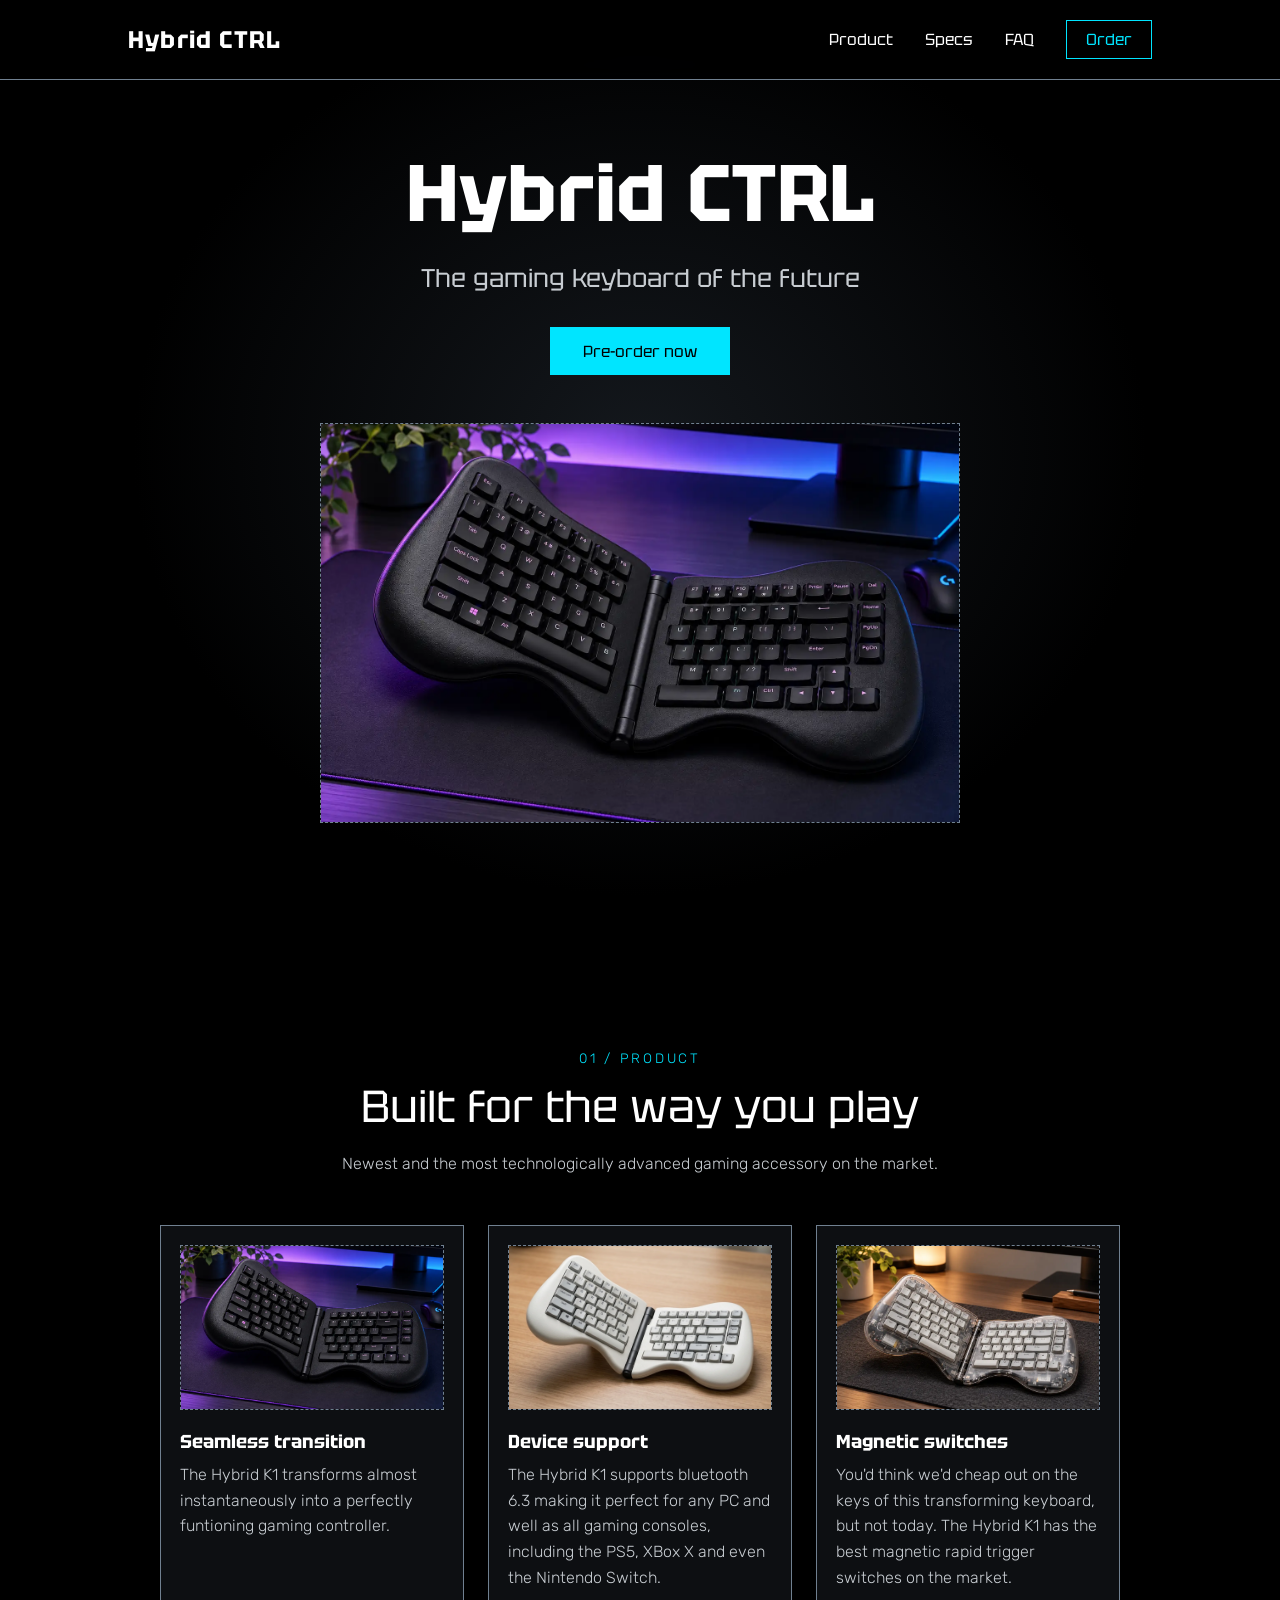
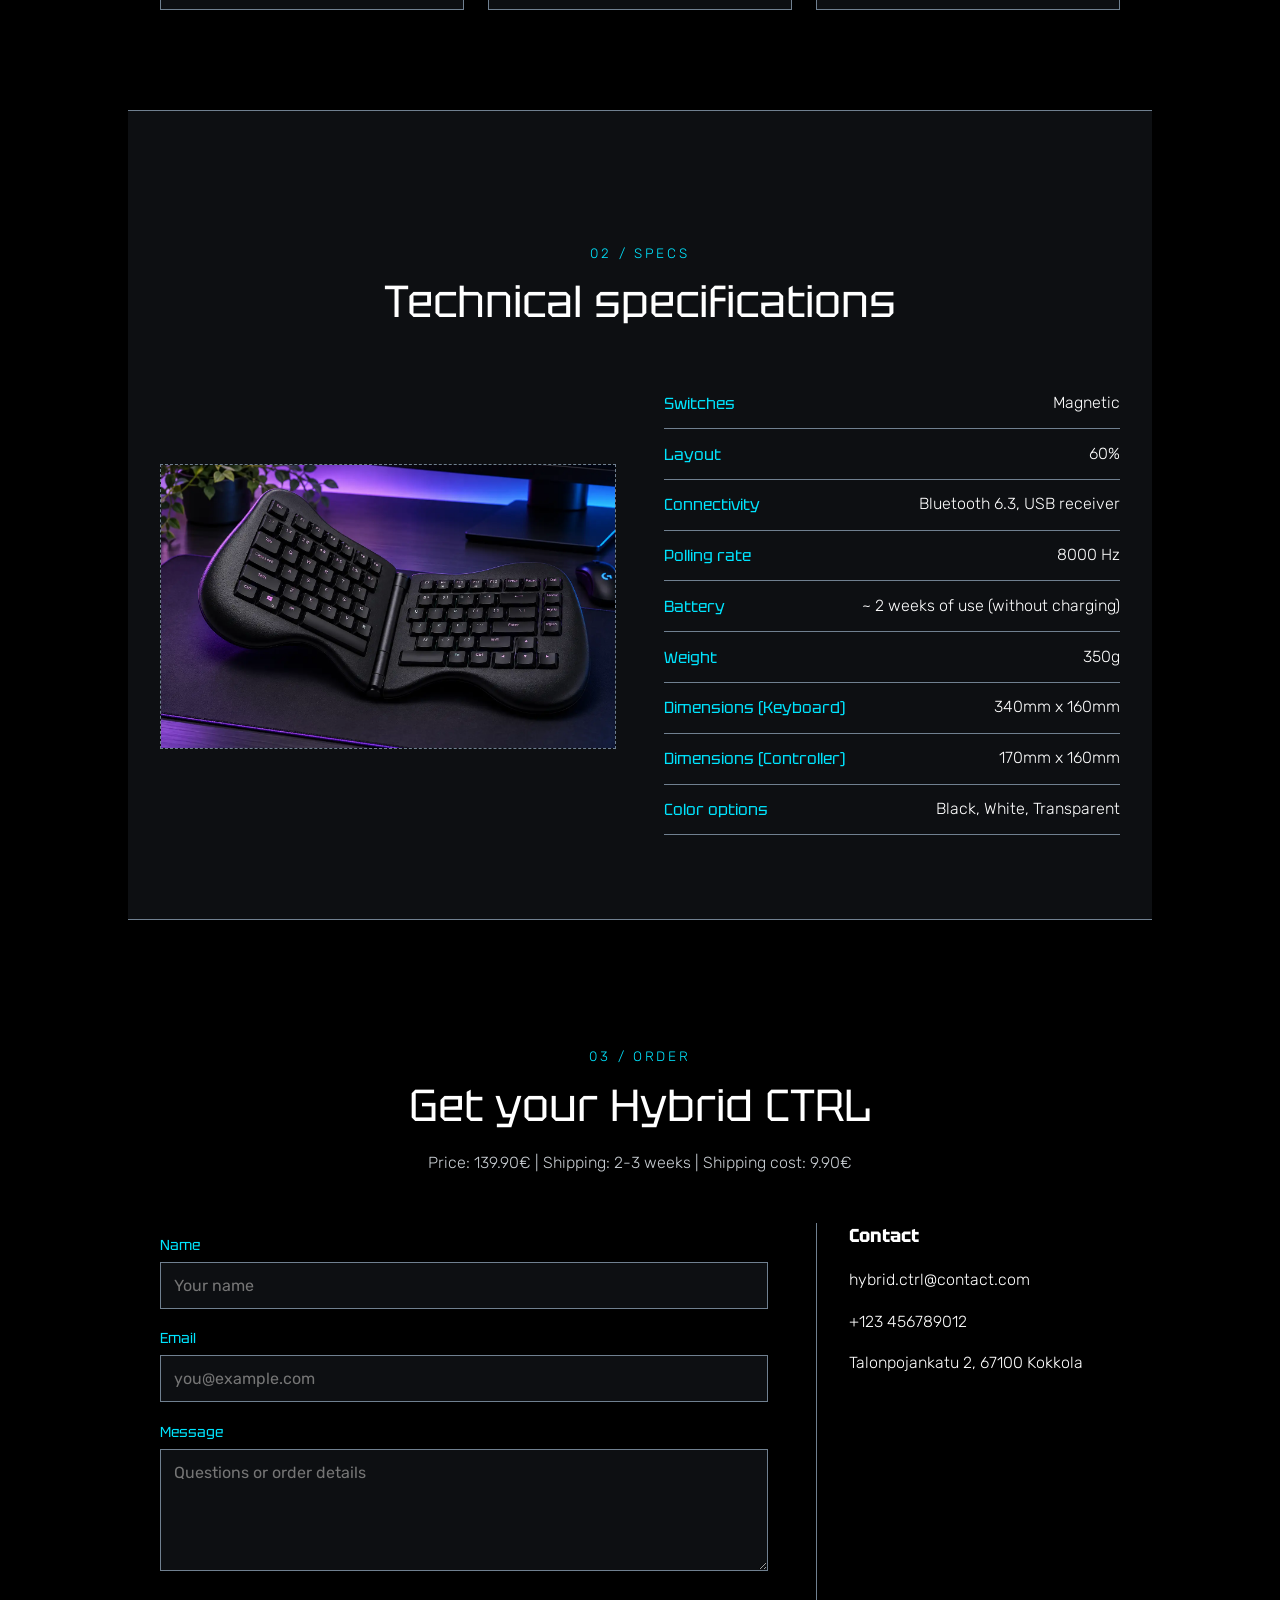
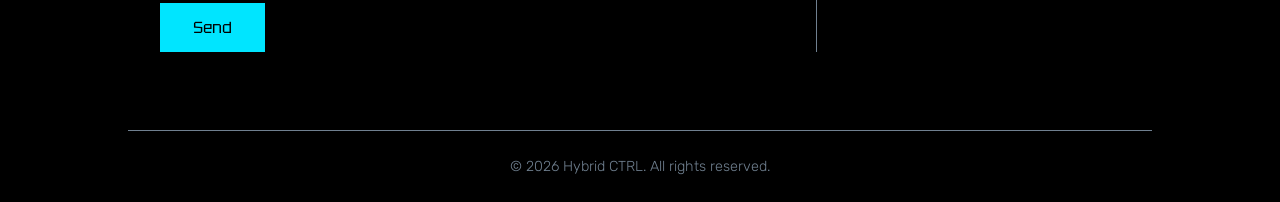
<file: index.html>
<!DOCTYPE html>
<html lang="en">
    <head>
        <meta charset="UTF-8">
        <meta name="viewport" content="width=device-width, initial-scale=1">
        <title>Hybrid CTRL</title>
        <link rel="stylesheet" href="styles.css">
        <link rel="preconnect" href="https://fonts.googleapis.com">
        <link rel="preconnect" href="https://fonts.gstatic.com" crossorigin>
        <link href="https://fonts.googleapis.com/css2?family=Rubik:ital,wght@0,300..900;1,300..900&family=Tektur:wght@400..900&display=swap" rel="stylesheet">
    </head>
    <body>
        <header>
            <a class="logo" href="#home">Hybrid CTRL</a>
            <nav>
                <a href="#info">Product</a>
                <a href="#specs">Specs</a>
                <a href="faq.html">FAQ</a>
                <a href="#order" class="nav-cta">Order</a>
            </nav>
        </header>

        <main>
            <section id="home"> <!--Title and frontpage section-->
                <div class="hero">
                    <h1>Hybrid CTRL</h1>
                    <h2>The gaming keyboard of the future</h2>
                    <a class="button" href="#order">Pre-order now</a>
                    <div class="img-frame hero-img">
                        <img src="images/hybridctrl.webp" alt="Hybrid CTRL keyboard">
                    </div>
                </div>
            </section>

            <section id="info"> <!--Product info section-->
                <div class="content">
                    <p class="eyebrow">01 / Product</p>
                    <h2>Built for the way you play</h2>
                    <p class="lead">Newest and the most technologically advanced gaming accessory on the market.</p>

                    <div class="cards">
                        <article class="card">
                            <div class="img-frame">
                                <img src="images/hybridctrl.webp" alt="Feature 1">
                            </div>
                            <h3>Seamless transition</h3>
                            <p>The Hybrid K1 transforms almost instantaneously into a perfectly funtioning gaming controller.</p>
                        </article>
                        <article class="card">
                            <div class="img-frame">
                                <img src="images/white_ctrl.webp" alt="Feature 2">
                            </div>
                            <h3>Device support</h3>
                            <p>The Hybrid K1 supports bluetooth 6.3 making it perfect for any PC and well as all gaming consoles, including the PS5, XBox X and even the Nintendo Switch.</p>
                        </article>
                        <article class="card">
                            <div class="img-frame">
                                <img src="images/trans_ctrl.webp" alt="Feature 3">
                            </div>
                            <h3>Magnetic switches</h3>
                            <p>You'd think we'd cheap out on the keys of this transforming keyboard, but not today. The Hybrid K1 has the best magnetic rapid trigger switches on the market. </p>
                        </article>
                    </div>
                </div>
            </section>

            <section id="specs"> <!--Specs section-->
                <div class="content">
                    <p class="eyebrow">02 / Specs</p>
                    <h2>Technical specifications</h2>

                    <div class="specs-layout">
                        <div class="img-frame">
                            <img src="images/hybridctrl.webp" alt="Keyboard top view">
                        </div>
                        <dl class="spec-list">
                            <div><dt>Switches</dt><dd>Magnetic</dd></div>
                            <div><dt>Layout</dt><dd>60%</dd></div>
                            <div><dt>Connectivity</dt><dd>Bluetooth 6.3, USB receiver</dd></div>
                            <div><dt>Polling rate</dt><dd>8000 Hz</dd></div>
                            <div><dt>Battery</dt><dd>~ 2 weeks of use (without charging)</dd></div>
                            <div><dt>Weight</dt><dd>350g</dd></div>
                            <div><dt>Dimensions (Keyboard)</dt><dd>340mm x 160mm</dd></div>
                            <div><dt>Dimensions (Controller)</dt><dd>170mm x 160mm</dd></div>
                            <div><dt>Color options</dt><dd>Black, White, Transparent</dd></div>
                        </dl>
                    </div>
                </div>
            </section>

            <section id="order"> <!--Contact / order section-->
                <div class="content">
                    <p class="eyebrow">03 / Order</p>
                    <h2>Get your Hybrid CTRL</h2>
                    <p class="lead">Price: 139.90€ | Shipping: 2-3 weeks | Shipping cost: 9.90€</p>

                    <div class="order-layout">
                        <form action="#" method="post">
                            <label for="name">Name</label>
                            <input type="text" id="name" name="name" placeholder="Your name">

                            <label for="email">Email</label>
                            <input type="email" id="email" name="email" placeholder="you@example.com">

                            <label for="message">Message</label>
                            <textarea id="message" name="message" rows="5" placeholder="Questions or order details"></textarea>

                            <button type="submit" class="button">Send</button>
                        </form>

                        <div class="contact-info">
                            <h3>Contact</h3>
                            <p>hybrid.ctrl@contact.com</p>
                            <p>+123 456789012</p>
                            <p>Talonpojankatu 2, 67100 Kokkola</p>
                        </div>
                    </div>
                </div>
            </section>
        </main>

        <footer>
            <p>&copy; 2026 Hybrid CTRL. All rights reserved.</p>
        </footer>
    </body>
</html>
</file>
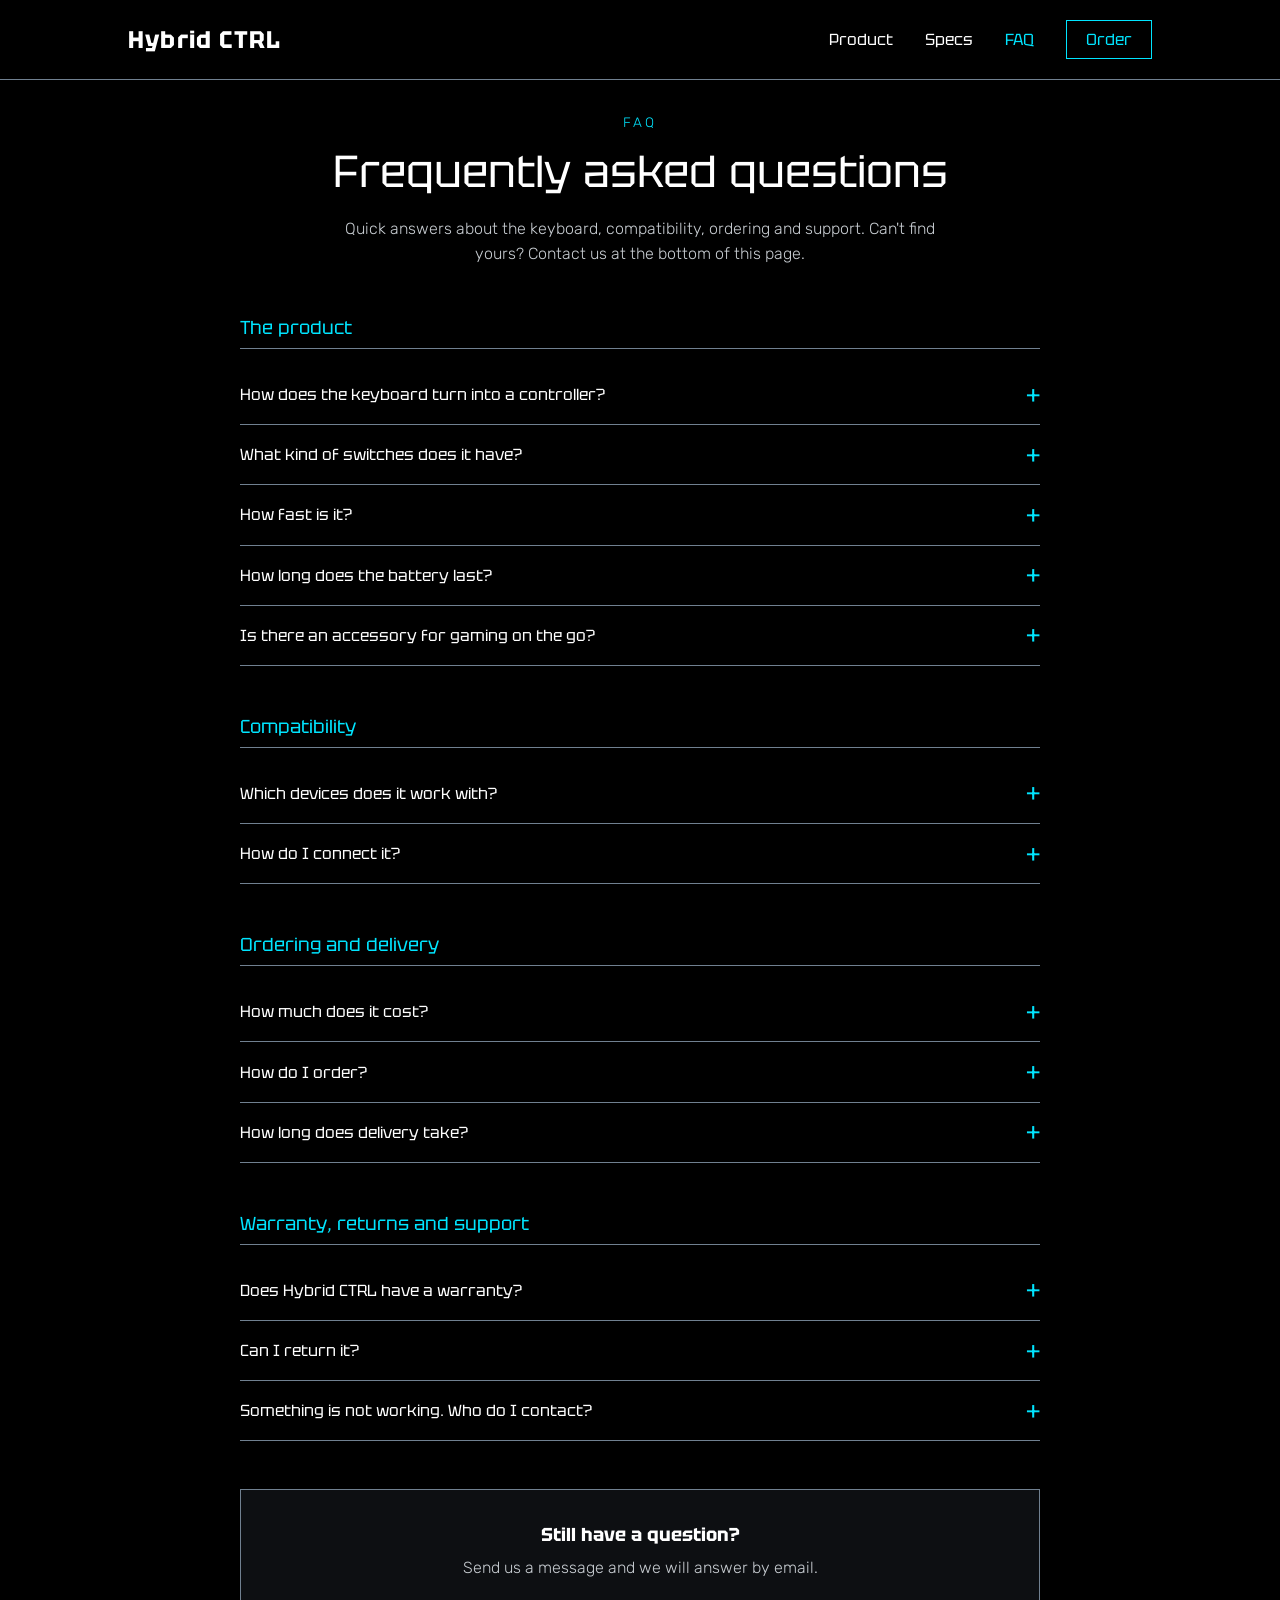
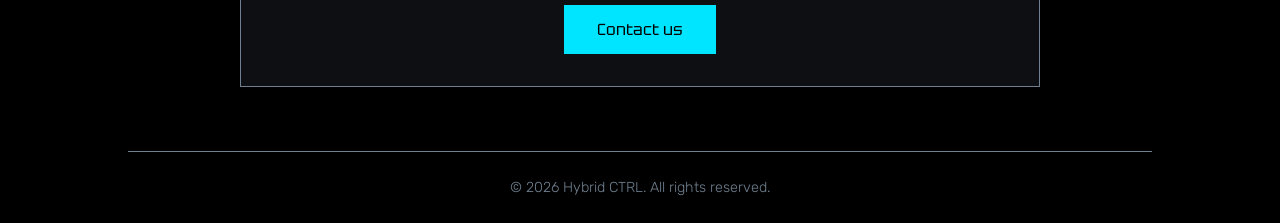
<file: faq.html>
<!DOCTYPE html>
<html lang="en">
    <head>
        <meta charset="UTF-8">
        <meta name="viewport" content="width=device-width, initial-scale=1">
        <title>FAQ | Hybrid CTRL</title>
        <link rel="stylesheet" href="styles.css">
        <link rel="preconnect" href="https://fonts.googleapis.com">
        <link rel="preconnect" href="https://fonts.gstatic.com" crossorigin>
        <link href="https://fonts.googleapis.com/css2?family=Rubik:ital,wght@0,300..900;1,300..900&family=Tektur:wght@400..900&display=swap" rel="stylesheet">
    </head>
    <body>
        <header>
            <a class="logo" href="index.html#home">Hybrid CTRL</a>
            <nav>
                <a href="index.html#info">Product</a>
                <a href="index.html#specs">Specs</a>
                <a href="faq.html" aria-current="page">FAQ</a>
                <a href="index.html#order" class="nav-cta">Order</a>
            </nav>
        </header>

        <main>
            <section id="faq">
                <div class="content">
                    <p class="eyebrow">FAQ</p>
                    <h2>Frequently asked questions</h2>
                    <p class="lead">Quick answers about the keyboard, compatibility, ordering and support. Can't find yours? Contact us at the bottom of this page.</p>

                    <div class="faq-groups">

                        <div class="faq-group">
                            <h3>The product</h3>

                            <details>
                                <summary>How does the keyboard turn into a controller?</summary>
                                <p>Hybrid CTRL transforms almost instantly from a 60% keyboard (340 mm x 160 mm) into a controller (170 mm x 160 mm). You can switch between the two as often as you like, even in the middle of a gaming session.</p>
                            </details>

                            <details>
                                <summary>What kind of switches does it have?</summary>
                                <p>Magnetic rapid trigger switches. They register keypresses quickly and precisely, and they are built to survive the constant switching between keyboard and controller mode.</p>
                            </details>

                            <details>
                                <summary>How fast is it?</summary>
                                <p>The polling rate is 8000 Hz, so your inputs reach the game with minimal delay.</p>
                            </details>

                            <details>
                                <summary>How long does the battery last?</summary>
                                <p>About 2 weeks of normal use without charging.</p>
                            </details>

                            <details>
                                <summary>Is there an accessory for gaming on the go?</summary>
                                <p>We are planning an optional display and an extra battery for mobile gaming. They are not available to order yet. Send us a message and we will let you know when they are.</p>
                            </details>
                        </div>

                        <div class="faq-group">
                            <h3>Compatibility</h3>

                            <details>
                                <summary>Which devices does it work with?</summary>
                                <p>PC and all major gaming consoles, including PS5, Xbox Series X and Nintendo Switch.</p>
                            </details>

                            <details>
                                <summary>How do I connect it?</summary>
                                <p>Hybrid CTRL supports Bluetooth 6.3 and also comes with a USB receiver, so you can pick whichever works best for your device.</p>
                            </details>
                        </div>

                        <div class="faq-group">
                            <h3>Ordering and delivery</h3>

                            <details>
                                <summary>How much does it cost?</summary>
                                <p>The price is 139.90 €. Shipping costs 9.90 €.</p>
                            </details>

                            <details>
                                <summary>How do I order?</summary>
                                <p>Fill in the form in the <a class="text-link" href="index.html#order">order section</a> with your name, email and order details. We will get back to you by email.</p>
                            </details>

                            <details>
                                <summary>How long does delivery take?</summary>
                                <p>Delivery takes 2-3 weeks.</p>
                            </details>
                        </div>

                        <div class="faq-group">
                            <h3>Warranty, returns and support</h3>

                            <details>
                                <summary>Does Hybrid CTRL have a warranty?</summary>
                                <p>Yes. Hybrid CTRL has a 2-year warranty that covers manufacturing defects. Normal wear and damage caused by misuse are not covered.</p>
                            </details>

                            <details>
                                <summary>Can I return it?</summary>
                                <p>You can return an unused product within 14 days of receiving it for a refund. Contact us first and we will give you return instructions.</p>
                            </details>

                            <details>
                                <summary>Something is not working. Who do I contact?</summary>
                                <p>Email us at hybrid.ctrl@contact.com or call +123 456789012. Describe the problem and which device you use, and we will help you as quickly as we can.</p>
                            </details>
                        </div>

                    </div>

                    <div class="faq-cta">
                        <h3>Still have a question?</h3>
                        <p>Send us a message and we will answer by email.</p>
                        <a class="button" href="index.html#order">Contact us</a>
                    </div>
                </div>
            </section>
        </main>

        <footer>
            <p>&copy; 2026 Hybrid CTRL. All rights reserved.</p>
        </footer>
    </body>
</html>
</file>
<file: styles.css>
:root {
    --primary: black;
    --accent: slategrey;
    --text: white;
    --highlight: #00e5ff;
    --surface: #0d0f12;
}

* {
    box-sizing: border-box;
}

html {
    font-family: "Tektur", sans-serif;
    scroll-behavior: smooth;
}

body {
    padding: 0 10vw;
    display: block;
    align-items: center;
    text-align: center;
    margin: 0;

    background: var(--primary);
    color: var(--text);
}

h1 span, h2 span, h3 span, h4 span, h5 span, p span {
    color: var(--decoration);
}

h1 {
    font-size: 5rem;
    margin: 1rem;
}

h2 {
    font-weight: 400;
}

p {
    font-family: "Rubik", sans-serif;
    font-weight: 300;
    line-height: 1.6;
}

a {
    color: inherit;
    text-decoration: none;
}

/* ---------- Header ---------- */

header {
    display: flex;
    justify-content: space-between;
    align-items: center;
    position: fixed;
    left: 0;
    top: 0;
    z-index: 10;


    border-bottom: 1px solid var(--accent);
    background: rgba(0, 0, 0, 0.75);
    backdrop-filter: blur(10px);

    height: 5rem;
    width: 100%;
    padding: 0 10vw;
}

.logo {
    font-size: 1.5rem;
    font-weight: 700;
    letter-spacing: 0.05em;
}

nav {
    display: flex;
    align-items: center;
    gap: 2rem;
}

nav a {
    transition: color 0.2s;
}

nav a:hover {
    color: var(--highlight);
}

.nav-cta {
    border: 1px solid var(--highlight);
    color: var(--highlight);
    padding: 0.5rem 1.2rem;
}

.nav-cta:hover {
    background: var(--highlight);
    color: var(--primary);
}

/* ---------- Sections ---------- */

section {
    display: flex;
    align-items: center;
    justify-content: center;
    min-height: 90vh;
    width: auto;
    padding: 7rem 2rem 4rem;
}

#home {
    min-height: 100vh;
    background: radial-gradient(ellipse at center, #14181d 0%, var(--primary) 70%);
}

#specs {
    background: var(--surface);
    border-top: 1px solid var(--accent);
    border-bottom: 1px solid var(--accent);
}

.content {
    width: 100%;
    max-width: 70rem;
}

.eyebrow {
    color: var(--highlight);
    letter-spacing: 0.2em;
    text-transform: uppercase;
    font-size: 0.85rem;
    margin: 0;
}

.content h2 {
    font-size: 2.8rem;
    margin: 0.5rem 0 1rem;
}

.lead {
    max-width: 40rem;
    margin: 0 auto 3rem;
    color: #c8cdd2;
}

/* ---------- Hero ---------- */

.hero h2 {
    font-size: 1.6rem;
    color: #c8cdd2;
    margin: 0 0 2rem;
}

.hero-img {
    margin: 3rem auto 0;
    max-width: 40rem;
}

/* ---------- Buttons ---------- */

.button {
    display: inline-block;
    font-family: inherit;
    font-size: 1rem;
    cursor: pointer;

    background: var(--highlight);
    color: var(--primary);
    border: 1px solid var(--highlight);
    padding: 0.8rem 2rem;
    transition: background 0.2s, color 0.2s;
}

.button:hover {
    background: transparent;
    color: var(--highlight);
}

/* ---------- Images ---------- */

.img-frame {
    aspect-ratio: 16 / 10;
    border: 1px dashed var(--accent);
    background: var(--surface);
    overflow: hidden;
}

.img-frame img {
    display: block;
    width: 100%;
    height: 100%;
    object-fit: cover;
    color: var(--accent);
    font-size: 0.8rem;
}

/* ---------- Product info cards ---------- */

.cards {
    display: grid;
    grid-template-columns: repeat(auto-fit, minmax(16rem, 1fr));
    gap: 1.5rem;
}

.card {
    background: var(--surface);
    border: 1px solid var(--accent);
    padding: 1.2rem;
    text-align: left;
    transition: border-color 0.2s, transform 0.2s;
}

.card:hover {
    border-color: var(--highlight);
    transform: translateY(-4px);
}

.card h3 {
    margin: 1.2rem 0 0.5rem;
}

.card p {
    margin: 0;
    color: #c8cdd2;
}

/* ---------- Specs ---------- */

.specs-layout {
    display: grid;
    grid-template-columns: 1fr 1fr;
    gap: 3rem;
    align-items: center;
    margin-top: 3rem;
}

.spec-list {
    margin: 0;
    text-align: left;
}

.spec-list div {
    display: flex;
    justify-content: space-between;
    gap: 1rem;
    padding: 0.9rem 0;
    border-bottom: 1px solid var(--accent);
}

.spec-list dt {
    color: var(--highlight);
}

.spec-list dd {
    margin: 0;
    font-family: "Rubik", sans-serif;
    font-weight: 300;
}

/* ---------- Order / contact ---------- */

.order-layout {
    display: grid;
    grid-template-columns: 2fr 1fr;
    gap: 3rem;
    text-align: left;
}

form {
    display: flex;
    flex-direction: column;
    gap: 0.5rem;
}

label {
    margin-top: 0.8rem;
    color: var(--highlight);
    font-size: 0.9rem;
}

input,
textarea {
    font-family: "Rubik", sans-serif;
    font-size: 1rem;
    color: var(--text);
    background: var(--surface);
    border: 1px solid var(--accent);
    padding: 0.8rem;
}

input:focus,
textarea:focus {
    outline: none;
    border-color: var(--highlight);
}

form .button {
    align-self: flex-start;
    margin-top: 1.5rem;
}

.contact-info {
    border-left: 1px solid var(--accent);
    padding-left: 2rem;
}

.contact-info h3 {
    margin-top: 0;
}



/* ---------- FAQ ---------- */



/* ---------- FAQ (paste at the end of styles.css, before or after the Mobile block) ---------- */
 
nav a[aria-current="page"] {
    color: var(--highlight);
}
 
#faq {
    align-items: flex-start;
}
 
.faq-groups {
    max-width: 50rem;
    margin: 0 auto;
    text-align: left;
}
 
.faq-group {
    margin-bottom: 3rem;
}
 
.faq-group h3 {
    color: var(--highlight);
    font-weight: 400;
    margin: 0 0 1rem;
    padding-bottom: 0.5rem;
    border-bottom: 1px solid var(--accent);
}
 
details {
    border-bottom: 1px solid var(--accent);
}
 
summary {
    display: flex;
    justify-content: space-between;
    align-items: center;
    gap: 1rem;
    padding: 1.1rem 0;
    cursor: pointer;
    list-style: none;
    transition: color 0.2s;
}
 
summary::-webkit-details-marker {
    display: none;
}
 
summary::after {
    content: "+";
    color: var(--highlight);
    font-size: 1.5rem;
    line-height: 1;
    flex-shrink: 0;
}
 
details[open] summary::after {
    content: "\2212";
}
 
summary:hover {
    color: var(--highlight);
}
 
summary:focus-visible,
.text-link:focus-visible {
    outline: 2px solid var(--highlight);
    outline-offset: 2px;
}
 
details p {
    margin: 0 0 1.2rem;
    color: #c8cdd2;
}
 
.text-link {
    color: var(--highlight);
    text-decoration: underline;
}
 
.faq-cta {
    max-width: 50rem;
    margin: 0 auto;
    padding: 2rem;
    border: 1px solid var(--accent);
    background: var(--surface);
}
 
.faq-cta h3 {
    margin: 0 0 0.5rem;
}
 
.faq-cta p {
    margin: 0 0 1.5rem;
    color: #c8cdd2;
}
 



/* ---------- Footer ---------- */

footer {
    border-top: 1px solid var(--accent);
    padding: 1.5rem;
    color: var(--accent);
    font-size: 0.9rem;
}

footer p {
    margin: 0;
}

/* ---------- Mobile ---------- */

@media (max-width: 48rem) {
    h1 {
        font-size: 3rem;
    }

    header {
        padding: 0 1rem;
    }

    nav {
        gap: 1rem;
    }

    .logo {
        font-size: 1.1rem;
    }

    .specs-layout,
    .order-layout {
        grid-template-columns: 1fr;
    }

    .contact-info {
        border-left: none;
        border-top: 1px solid var(--accent);
        padding: 2rem 0 0;
    }
}
</file>
